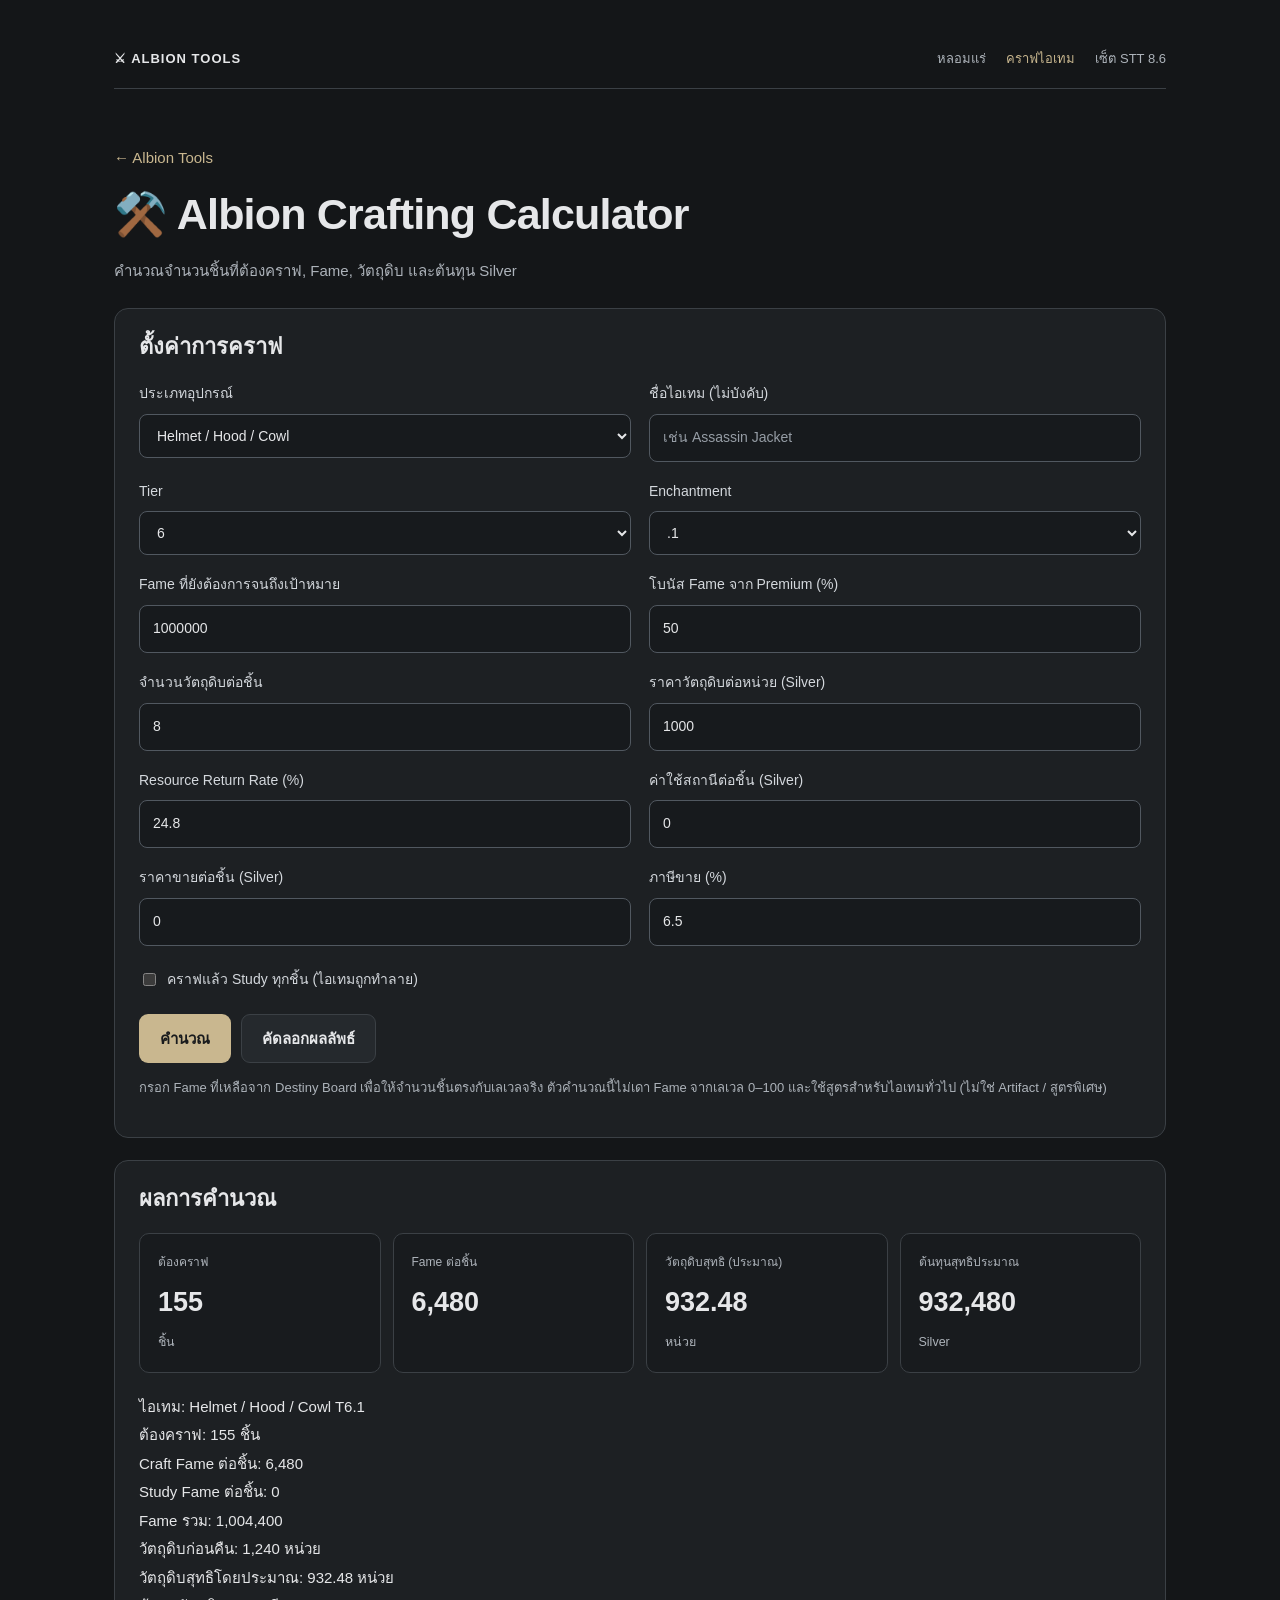
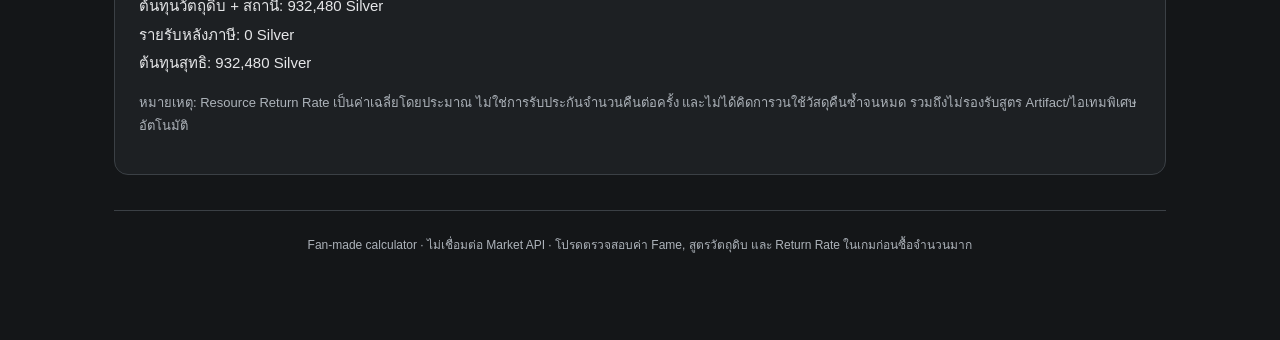
<file: crafting-calculator/index.html>
<!doctype html><html lang="th"><head><meta charset="utf-8"><meta name="viewport" content="width=device-width,initial-scale=1"><title>Albion Crafting Calculator</title><link rel="stylesheet" href="style.css?v=dark1"></head><body><div class="wrap" style="padding-bottom:0"><nav class="site-nav" aria-label="เมนูหลัก"><a href="../index.html">⚔ ALBION TOOLS</a><a href="../ore-calculator/index.html">หลอมแร่</a><a href="../crafting-calculator/index.html" aria-current="page">คราฟไอเทม</a><a href="../cheap-farm-stt.html">เซ็ต STT 8.6</a></nav></div><main class="wrap"><header><a href="../index.html" class="back">← Albion Tools</a><h1>⚒️ Albion Crafting Calculator</h1><p>คำนวณจำนวนชิ้นที่ต้องคราฟ, Fame, วัตถุดิบ และต้นทุน Silver</p></header><section class="panel"><h2>ตั้งค่าการคราฟ</h2><div class="grid"><label>ประเภทอุปกรณ์<select id="kind"><option value="helmet">Helmet / Hood / Cowl</option><option value="shoes">Boots / Shoes / Sandals</option><option value="chest">Armor / Jacket / Robe</option><option value="offhand">Off-hand / Cape</option><option value="bag">Bag</option></select></label><label>ชื่อไอเทม (ไม่บังคับ)<input id="item" placeholder="เช่น Assassin Jacket"></label><label>Tier<select id="tier"><option>4</option><option>5</option><option selected>6</option><option>7</option><option>8</option></select></label><label>Enchantment<select id="enchant"><option value="0">.0</option><option value="1" selected>.1</option><option value="2">.2</option><option value="3">.3</option><option value="4">.4</option></select></label><label>Fame ที่ยังต้องการจนถึงเป้าหมาย<input type="number" id="needed" min="0" value="1000000"></label><label>โบนัส Fame จาก Premium (%)<input type="number" id="premium" min="0" max="500" value="50"></label><label>จำนวนวัตถุดิบต่อชิ้น<input type="number" id="mats" min="1" value="8"></label><label>ราคาวัตถุดิบต่อหน่วย (Silver)<input type="number" id="price" min="0" value="1000"></label><label>Resource Return Rate (%)<input type="number" id="rrr" min="0" max="99" step="0.1" value="24.8"></label><label>ค่าใช้สถานีต่อชิ้น (Silver)<input type="number" id="fee" min="0" value="0"></label><label>ราคาขายต่อชิ้น (Silver)<input type="number" id="sell" min="0" value="0"></label><label>ภาษีขาย (%)<input type="number" id="tax" min="0" max="100" step="0.1" value="6.5"></label></div><div class="check"><label><input type="checkbox" id="study"> คราฟแล้ว Study ทุกชิ้น (ไอเทมถูกทำลาย)</label></div><div class="buttons"><button id="calculate">คำนวณ</button><button id="copy" class="secondary">คัดลอกผลลัพธ์</button></div><p class="hint">กรอก Fame ที่เหลือจาก Destiny Board เพื่อให้จำนวนชิ้นตรงกับเลเวลจริง ตัวคำนวณนี้ไม่เดา Fame จากเลเวล 0–100 และใช้สูตรสำหรับไอเทมทั่วไป (ไม่ใช่ Artifact / สูตรพิเศษ)</p></section><section class="panel" id="results" aria-live="polite"><h2>ผลการคำนวณ</h2><div class="stats"><article><span>ต้องคราฟ</span><strong id="count">—</strong><small>ชิ้น</small></article><article><span>Fame ต่อชิ้น</span><strong id="fame">—</strong></article><article><span>วัตถุดิบสุทธิ (ประมาณ)</span><strong id="materials">—</strong><small>หน่วย</small></article><article><span>ต้นทุนสุทธิประมาณ</span><strong id="cost">—</strong><small>Silver</small></article></div><div id="details" class="details"></div></section><footer>Fan-made calculator · ไม่เชื่อมต่อ Market API · โปรดตรวจสอบค่า Fame, สูตรวัตถุดิบ และ Return Rate ในเกมก่อนซื้อจำนวนมาก</footer></main><script src="script.js"></script></body></html>
</file>
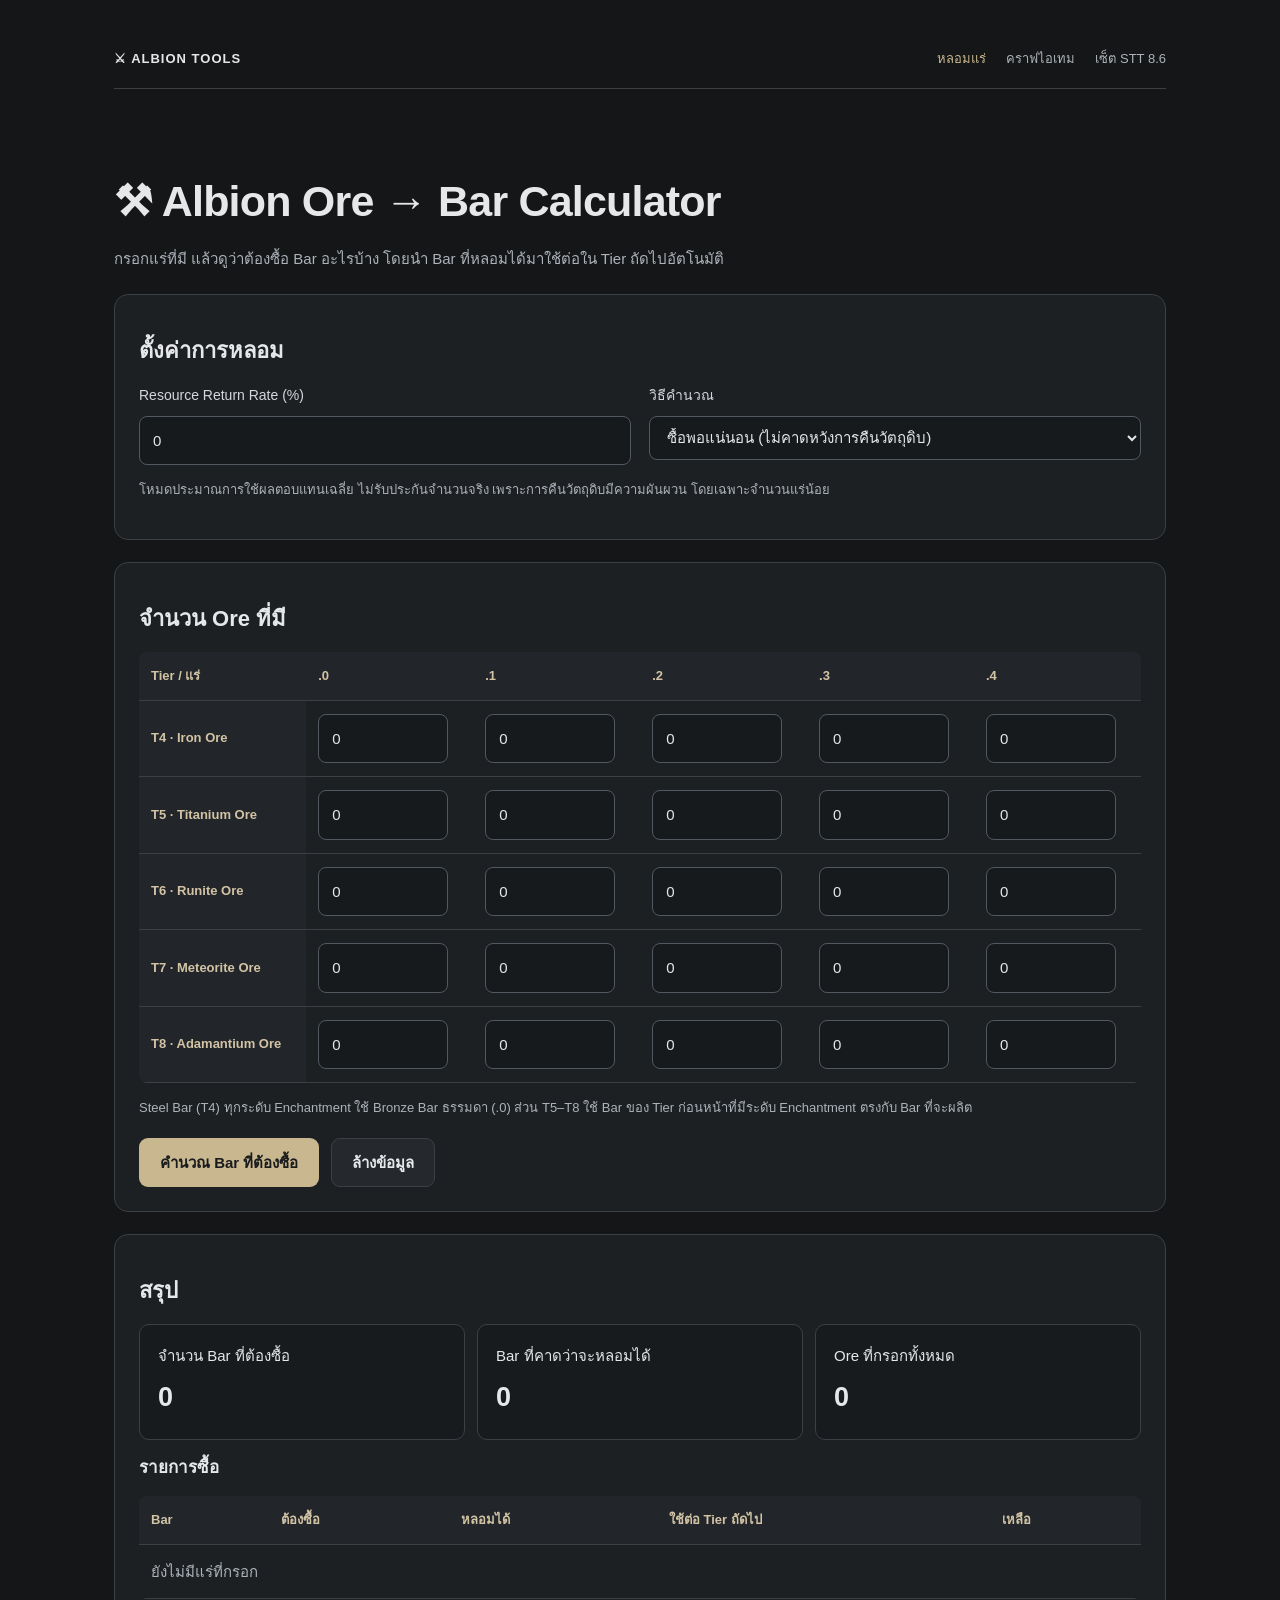
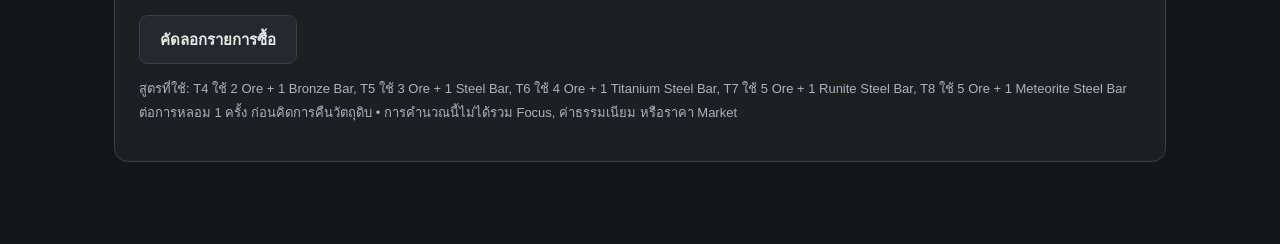
<file: ore-calculator/index.html>
<!doctype html><html lang="th"><head><meta charset="utf-8"><meta name="viewport" content="width=device-width,initial-scale=1"><title>Albion Ore → Bar Calculator</title><link rel="stylesheet" href="style.css?v=dark1"></head><body><div class="wrap" style="padding-bottom:0"><nav class="site-nav" aria-label="เมนูหลัก"><a href="../index.html">⚔ ALBION TOOLS</a><a href="../ore-calculator/index.html" aria-current="page">หลอมแร่</a><a href="../crafting-calculator/index.html">คราฟไอเทม</a><a href="../cheap-farm-stt.html">เซ็ต STT 8.6</a></nav></div><main class="wrap"><h1>⚒ Albion Ore → Bar Calculator</h1><p>กรอกแร่ที่มี แล้วดูว่าต้องซื้อ Bar อะไรบ้าง โดยนำ Bar ที่หลอมได้มาใช้ต่อใน Tier ถัดไปอัตโนมัติ</p><section class="panel"><h2>ตั้งค่าการหลอม</h2><div class="settings"><div><label for="rrr">Resource Return Rate (%)</label><input id="rrr" type="number" min="0" max="99" step="0.1" value="0"></div><div><label for="mode">วิธีคำนวณ</label><select id="mode"><option value="safe">ซื้อพอแน่นอน (ไม่คาดหวังการคืนวัตถุดิบ)</option><option value="expected">ประมาณการตามอัตราคืนวัตถุดิบ</option></select></div></div><p class="note">โหมดประมาณการใช้ผลตอบแทนเฉลี่ย ไม่รับประกันจำนวนจริง เพราะการคืนวัตถุดิบมีความผันผวน โดยเฉพาะจำนวนแร่น้อย</p></section><section class="panel"><h2>จำนวน Ore ที่มี</h2><div class="scroll"><table><thead><tr><th>Tier / แร่</th><th>.0</th><th>.1</th><th>.2</th><th>.3</th><th>.4</th></tr></thead><tbody id="oreInputs"></tbody></table></div><p class="note">Steel Bar (T4) ทุกระดับ Enchantment ใช้ Bronze Bar ธรรมดา (.0) ส่วน T5–T8 ใช้ Bar ของ Tier ก่อนหน้าที่มีระดับ Enchantment ตรงกับ Bar ที่จะผลิต</p><div class="actions"><button id="calculate">คำนวณ Bar ที่ต้องซื้อ</button><button id="clear" class="secondary">ล้างข้อมูล</button></div></section><section class="panel"><h2>สรุป</h2><div class="summary"><div class="stat">จำนวน Bar ที่ต้องซื้อ<b id="buyTotal">0</b></div><div class="stat">Bar ที่คาดว่าจะหลอมได้<b id="madeTotal">0</b></div><div class="stat">Ore ที่กรอกทั้งหมด<b id="oreTotal">0</b></div></div><h3>รายการซื้อ</h3><div class="scroll"><table id="results"><thead><tr><th>Bar</th><th>ต้องซื้อ</th><th>หลอมได้</th><th>ใช้ต่อ Tier ถัดไป</th><th>เหลือ</th></tr></thead><tbody id="resultBody"><tr><td colspan="5" class="muted">กรอกจำนวนแร่เพื่อเริ่มคำนวณ</td></tr></tbody></table></div><div class="actions" style="margin-top:16px"><button id="copy" class="secondary">คัดลอกรายการซื้อ</button></div><p class="note">สูตรที่ใช้: T4 ใช้ 2 Ore + 1 Bronze Bar, T5 ใช้ 3 Ore + 1 Steel Bar, T6 ใช้ 4 Ore + 1 Titanium Steel Bar, T7 ใช้ 5 Ore + 1 Runite Steel Bar, T8 ใช้ 5 Ore + 1 Meteorite Steel Bar ต่อการหลอม 1 ครั้ง ก่อนคิดการคืนวัตถุดิบ • การคำนวณนี้ไม่ได้รวม Focus, ค่าธรรมเนียม หรือราคา Market</p></section></main><script src="script.js"></script></body></html>
</file>
<file: crafting-calculator/style.css>
@import url('../theme.css?v=dark1');
header{margin-bottom:24px}h1{margin:16px 0 8px}h2{margin:0 0 20px}.grid{display:grid;grid-template-columns:repeat(2,minmax(0,1fr));gap:18px}label{display:flex;flex-direction:column;gap:8px}input,select{width:100%}.check{margin:22px 0}.check label{flex-direction:row;align-items:center}.check input{width:auto}.buttons{display:flex;gap:10px;flex-wrap:wrap}.hint{font-size:13px}.stats{display:grid;grid-template-columns:repeat(4,minmax(0,1fr));gap:12px}.stats article{display:flex;flex-direction:column;gap:7px}.stats span{font-size:12px}.stats strong{font-size:clamp(18px,2.6vw,27px);overflow-wrap:anywhere}.details{margin-top:20px;line-height:1.9}.details b{color:var(--text)}footer{text-align:center}@media(max-width:650px){.grid{grid-template-columns:1fr}.stats{grid-template-columns:repeat(2,minmax(0,1fr))}}
</file>
<file: ore-calculator/style.css>
@import url('../theme.css?v=dark1');
h1{margin-bottom:8px}label{display:block;margin-bottom:8px}input,select{width:100%}.settings{display:grid;grid-template-columns:repeat(auto-fit,minmax(180px,1fr));gap:18px}td input{max-width:130px}.actions{display:flex;gap:12px;flex-wrap:wrap;margin-top:18px}.summary{display:grid;grid-template-columns:repeat(auto-fit,minmax(160px,1fr));gap:12px}.stat b{display:block;font-size:27px;margin-top:6px}.note{font-size:13px}#results td:nth-child(n+2){font-variant-numeric:tabular-nums}
</file>
